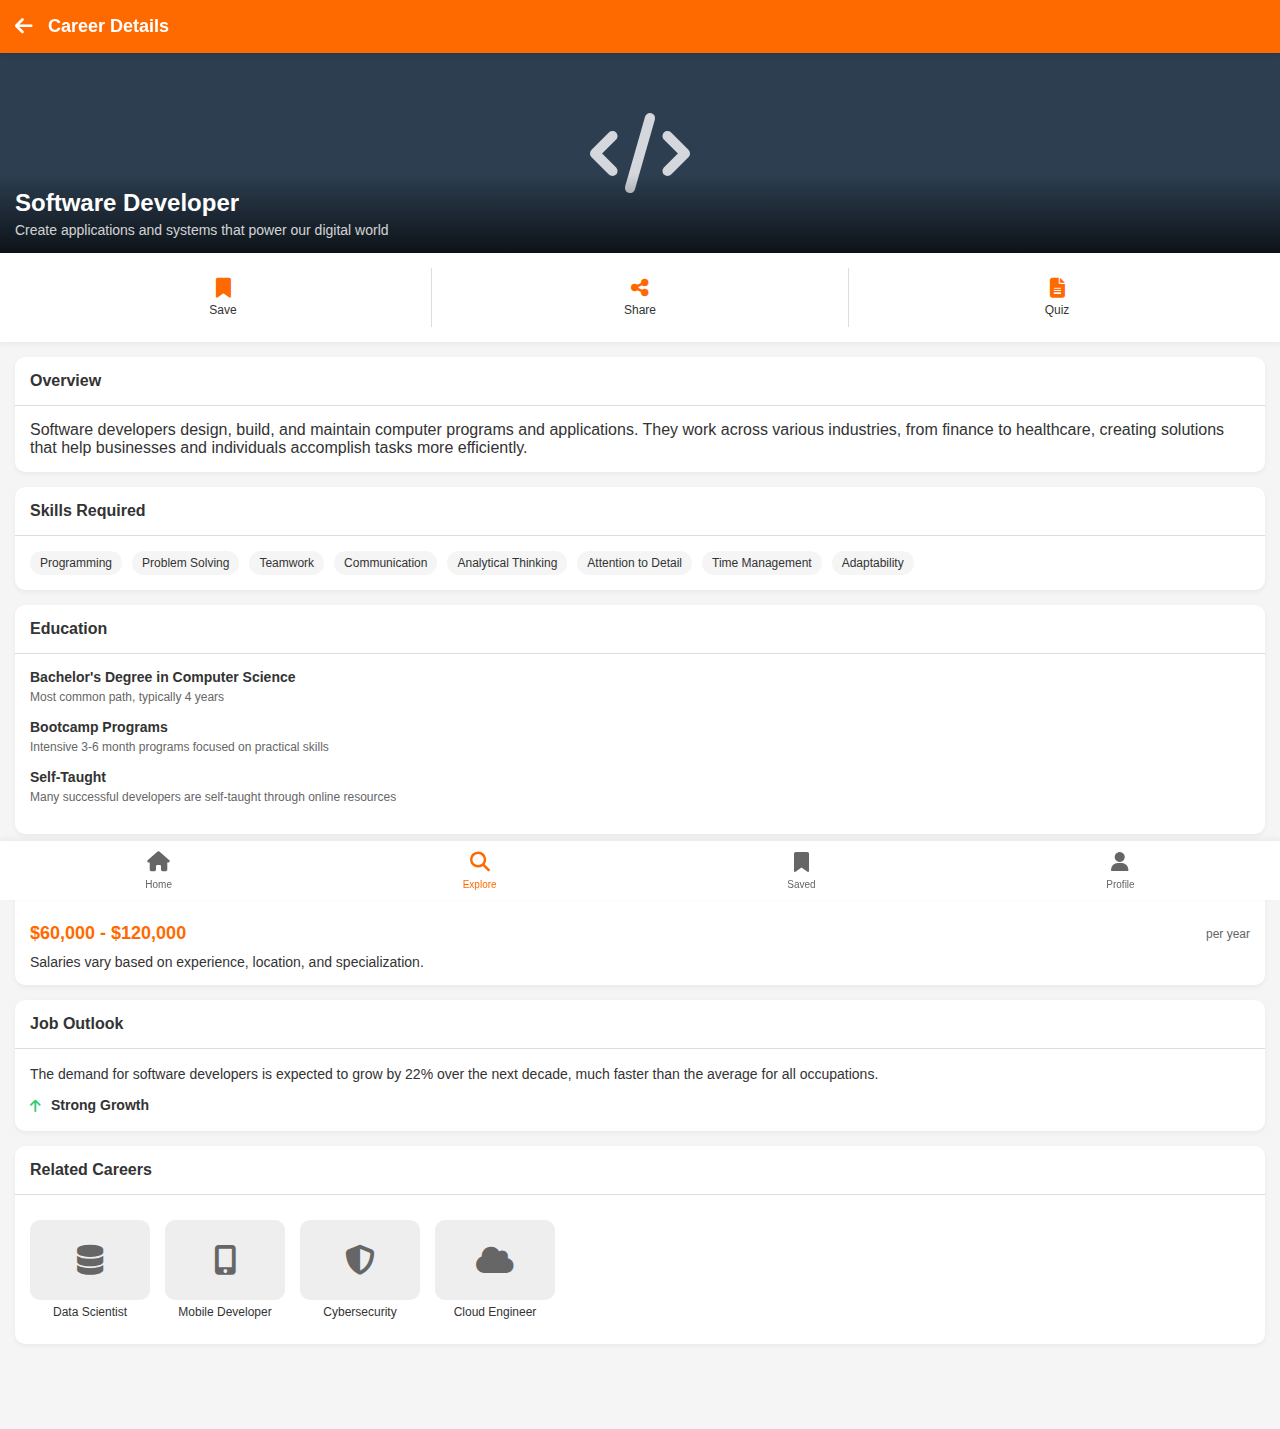
<file: ctech-web/public/career-details.html>
<!DOCTYPE html>
<html lang="en">
<head>
    <meta charset="UTF-8">
    <meta name="viewport" content="width=device-width, initial-scale=1.0">
    <title>Software Developer - Career in Technology</title>
    <link rel="stylesheet" href="https://cdnjs.cloudflare.com/ajax/libs/font-awesome/6.4.0/css/all.min.css">
    <style>
        :root {
            --primary-color: #ff6a00;
            --secondary-color: #333;
            --background-color: #f5f5f5;
            --card-color: #fff;
            --text-color: #333;
            --light-text: #666;
            --border-color: #ddd;
        }
        
        * {
            margin: 0;
            padding: 0;
            box-sizing: border-box;
            font-family: 'Segoe UI', Tahoma, Geneva, Verdana, sans-serif;
        }
        
        body {
            background-color: var(--background-color);
            color: var(--text-color);
            padding-bottom: 70px;
        }
        
        .header {
            background-color: var(--primary-color);
            color: white;
            padding: 15px;
            position: sticky;
            top: 0;
            z-index: 100;
            box-shadow: 0 2px 5px rgba(0,0,0,0.1);
            display: flex;
            align-items: center;
        }
        
        .back-button {
            margin-right: 15px;
            font-size: 20px;
            color: white;
            text-decoration: none;
        }
        
        .header h1 {
            font-size: 18px;
        }
        
        .career-hero {
            position: relative;
            height: 200px;
            background-color: #2c3e50;
            display: flex;
            align-items: center;
            justify-content: center;
            color: white;
        }
        
        .career-icon {
            font-size: 80px;
            color: rgba(255, 255, 255, 0.8);
        }
        
        .career-title {
            position: absolute;
            bottom: 0;
            left: 0;
            right: 0;
            padding: 15px;
            background: linear-gradient(to top, rgba(0,0,0,0.7), transparent);
        }
        
        .career-title h1 {
            font-size: 24px;
            margin-bottom: 5px;
        }
        
        .career-title p {
            font-size: 14px;
            opacity: 0.8;
        }
        
        .action-buttons {
            display: flex;
            padding: 15px;
            background-color: var(--card-color);
            margin-bottom: 15px;
            box-shadow: 0 2px 5px rgba(0,0,0,0.05);
        }
        
        .action-button {
            flex: 1;
            display: flex;
            flex-direction: column;
            align-items: center;
            padding: 10px;
            color: var(--text-color);
            text-decoration: none;
            border-right: 1px solid var(--border-color);
        }
        
        .action-button:last-child {
            border-right: none;
        }
        
        .action-button i {
            font-size: 20px;
            margin-bottom: 5px;
            color: var(--primary-color);
        }
        
        .action-button span {
            font-size: 12px;
        }
        
        .section {
            background-color: var(--card-color);
            margin: 0 15px 15px 15px;
            border-radius: 10px;
            overflow: hidden;
            box-shadow: 0 2px 5px rgba(0,0,0,0.05);
        }
        
        .section-header {
            padding: 15px;
            border-bottom: 1px solid var(--border-color);
            font-weight: bold;
        }
        
        .section-content {
            padding: 15px;
        }
        
        .info-item {
            margin-bottom: 15px;
        }
        
        .info-label {
            font-size: 12px;
            color: var(--light-text);
            margin-bottom: 5px;
        }
        
        .info-value {
            font-size: 14px;
        }
        
        .skills-list {
            display: flex;
            flex-wrap: wrap;
            gap: 10px;
        }
        
        .skill-tag {
            background-color: var(--background-color);
            padding: 5px 10px;
            border-radius: 15px;
            font-size: 12px;
        }
        
        .education-item {
            margin-bottom: 15px;
        }
        
        .education-title {
            font-weight: bold;
            font-size: 14px;
            margin-bottom: 5px;
        }
        
        .education-details {
            font-size: 12px;
            color: var(--light-text);
        }
        
        .salary-range {
            display: flex;
            align-items: center;
            justify-content: space-between;
            padding: 10px 0;
        }
        
        .salary-amount {
            font-size: 18px;
            font-weight: bold;
            color: var(--primary-color);
        }
        
        .salary-period {
            font-size: 12px;
            color: var(--light-text);
        }
        
        .job-outlook {
            font-size: 14px;
            line-height: 1.5;
        }
        
        .outlook-indicator {
            display: flex;
            align-items: center;
            margin-top: 10px;
        }
        
        .outlook-icon {
            margin-right: 10px;
            color: #2ecc71;
        }
        
        .outlook-text {
            font-size: 14px;
            font-weight: bold;
        }
        
        .related-careers {
            display: flex;
            overflow-x: auto;
            padding: 10px 0;
        }
        
        .related-career {
            min-width: 120px;
            margin-right: 15px;
            text-decoration: none;
            color: var(--text-color);
        }
        
        .related-career-image {
            height: 80px;
            background-color: #eee;
            border-radius: 10px;
            display: flex;
            align-items: center;
            justify-content: center;
            margin-bottom: 5px;
        }
        
        .related-career-image i {
            font-size: 30px;
            color: var(--light-text);
        }
        
        .related-career-title {
            font-size: 12px;
            text-align: center;
        }
        
        .bottom-nav {
            position: fixed;
            bottom: 0;
            left: 0;
            right: 0;
            background-color: var(--card-color);
            display: flex;
            justify-content: space-around;
            padding: 10px 0;
            box-shadow: 0 -2px 5px rgba(0,0,0,0.05);
        }
        
        .nav-item {
            display: flex;
            flex-direction: column;
            align-items: center;
            color: var(--light-text);
            text-decoration: none;
        }
        
        .nav-item.active {
            color: var(--primary-color);
        }
        
        .nav-icon {
            font-size: 20px;
            margin-bottom: 5px;
        }
        
        .nav-label {
            font-size: 10px;
        }
    </style>
</head>
<body>
    <header class="header">
        <a href="index.html" class="back-button">
            <i class="fas fa-arrow-left"></i>
        </a>
        <h1>Career Details</h1>
    </header>
    
    <div class="career-hero">
        <i class="fas fa-code career-icon"></i>
        <div class="career-title">
            <h1>Software Developer</h1>
            <p>Create applications and systems that power our digital world</p>
        </div>
    </div>
    
    <div class="action-buttons">
        <a href="#" class="action-button">
            <i class="fas fa-bookmark"></i>
            <span>Save</span>
        </a>
        <a href="#" class="action-button">
            <i class="fas fa-share-alt"></i>
            <span>Share</span>
        </a>
        <a href="#" class="action-button">
            <i class="fas fa-file-alt"></i>
            <span>Quiz</span>
        </a>
    </div>
    
    <div class="section">
        <div class="section-header">Overview</div>
        <div class="section-content">
            <p>Software developers design, build, and maintain computer programs and applications. They work across various industries, from finance to healthcare, creating solutions that help businesses and individuals accomplish tasks more efficiently.</p>
        </div>
    </div>
    
    <div class="section">
        <div class="section-header">Skills Required</div>
        <div class="section-content">
            <div class="skills-list">
                <div class="skill-tag">Programming</div>
                <div class="skill-tag">Problem Solving</div>
                <div class="skill-tag">Teamwork</div>
                <div class="skill-tag">Communication</div>
                <div class="skill-tag">Analytical Thinking</div>
                <div class="skill-tag">Attention to Detail</div>
                <div class="skill-tag">Time Management</div>
                <div class="skill-tag">Adaptability</div>
            </div>
        </div>
    </div>
    
    <div class="section">
        <div class="section-header">Education</div>
        <div class="section-content">
            <div class="education-item">
                <div class="education-title">Bachelor's Degree in Computer Science</div>
                <div class="education-details">Most common path, typically 4 years</div>
            </div>
            <div class="education-item">
                <div class="education-title">Bootcamp Programs</div>
                <div class="education-details">Intensive 3-6 month programs focused on practical skills</div>
            </div>
            <div class="education-item">
                <div class="education-title">Self-Taught</div>
                <div class="education-details">Many successful developers are self-taught through online resources</div>
            </div>
        </div>
    </div>
    
    <div class="section">
        <div class="section-header">Salary Range</div>
        <div class="section-content">
            <div class="salary-range">
                <div class="salary-amount">$60,000 - $120,000</div>
                <div class="salary-period">per year</div>
            </div>
            <p class="info-value">Salaries vary based on experience, location, and specialization.</p>
        </div>
    </div>
    
    <div class="section">
        <div class="section-header">Job Outlook</div>
        <div class="section-content">
            <div class="job-outlook">
                <p>The demand for software developers is expected to grow by 22% over the next decade, much faster than the average for all occupations.</p>
                <div class="outlook-indicator">
                    <i class="fas fa-arrow-up outlook-icon"></i>
                    <div class="outlook-text">Strong Growth</div>
                </div>
            </div>
        </div>
    </div>
    
    <div class="section">
        <div class="section-header">Related Careers</div>
        <div class="section-content">
            <div class="related-careers">
                <a href="#" class="related-career">
                    <div class="related-career-image">
                        <i class="fas fa-database"></i>
                    </div>
                    <div class="related-career-title">Data Scientist</div>
                </a>
                <a href="#" class="related-career">
                    <div class="related-career-image">
                        <i class="fas fa-mobile-alt"></i>
                    </div>
                    <div class="related-career-title">Mobile Developer</div>
                </a>
                <a href="#" class="related-career">
                    <div class="related-career-image">
                        <i class="fas fa-shield-alt"></i>
                    </div>
                    <div class="related-career-title">Cybersecurity</div>
                </a>
                <a href="#" class="related-career">
                    <div class="related-career-image">
                        <i class="fas fa-cloud"></i>
                    </div>
                    <div class="related-career-title">Cloud Engineer</div>
                </a>
            </div>
        </div>
    </div>
    
    <nav class="bottom-nav">
        <a href="index.html" class="nav-item">
            <div class="nav-icon"><i class="fas fa-home"></i></div>
            <div class="nav-label">Home</div>
        </a>
        <a href="#" class="nav-item active">
            <div class="nav-icon"><i class="fas fa-search"></i></div>
            <div class="nav-label">Explore</div>
        </a>
        <a href="#" class="nav-item">
            <div class="nav-icon"><i class="fas fa-bookmark"></i></div>
            <div class="nav-label">Saved</div>
        </a>
        <a href="#" class="nav-item">
            <div class="nav-icon"><i class="fas fa-user"></i></div>
            <div class="nav-label">Profile</div>
        </a>
    </nav>
</body>
</html>
</file>
